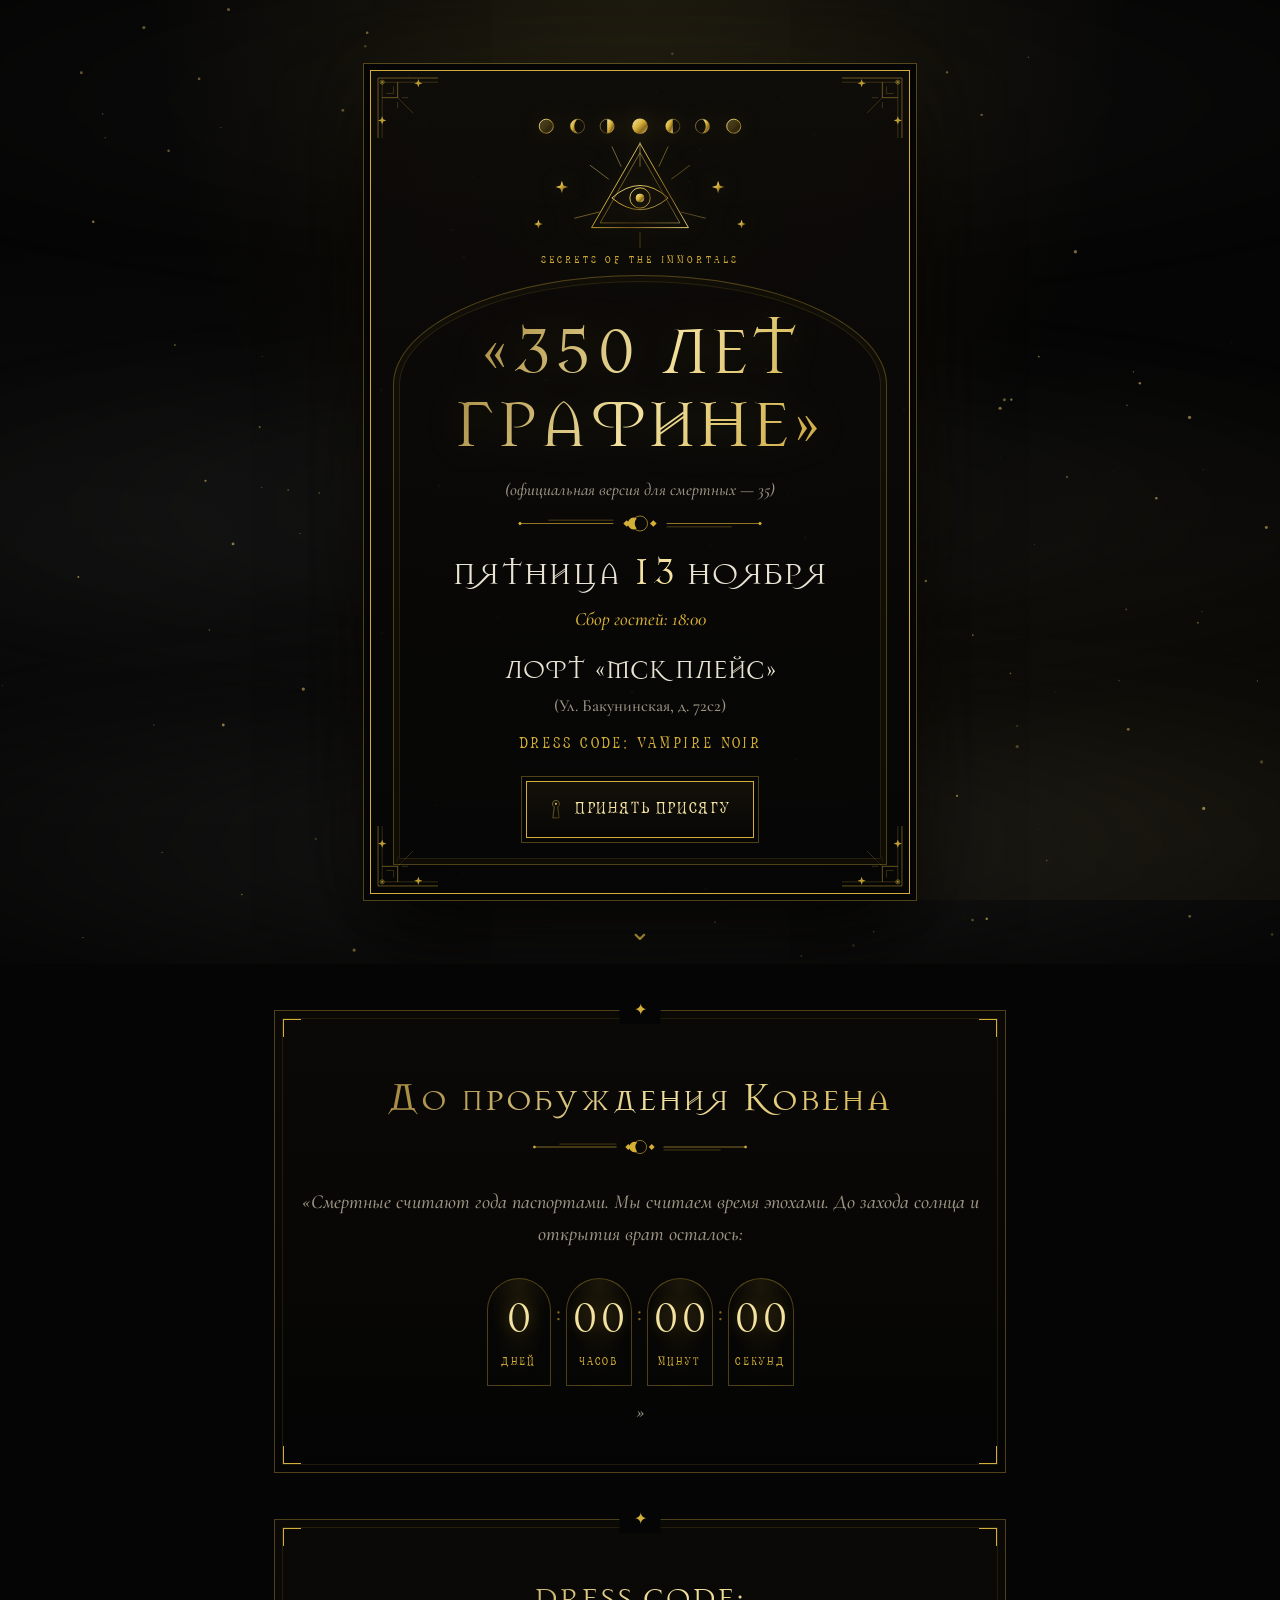
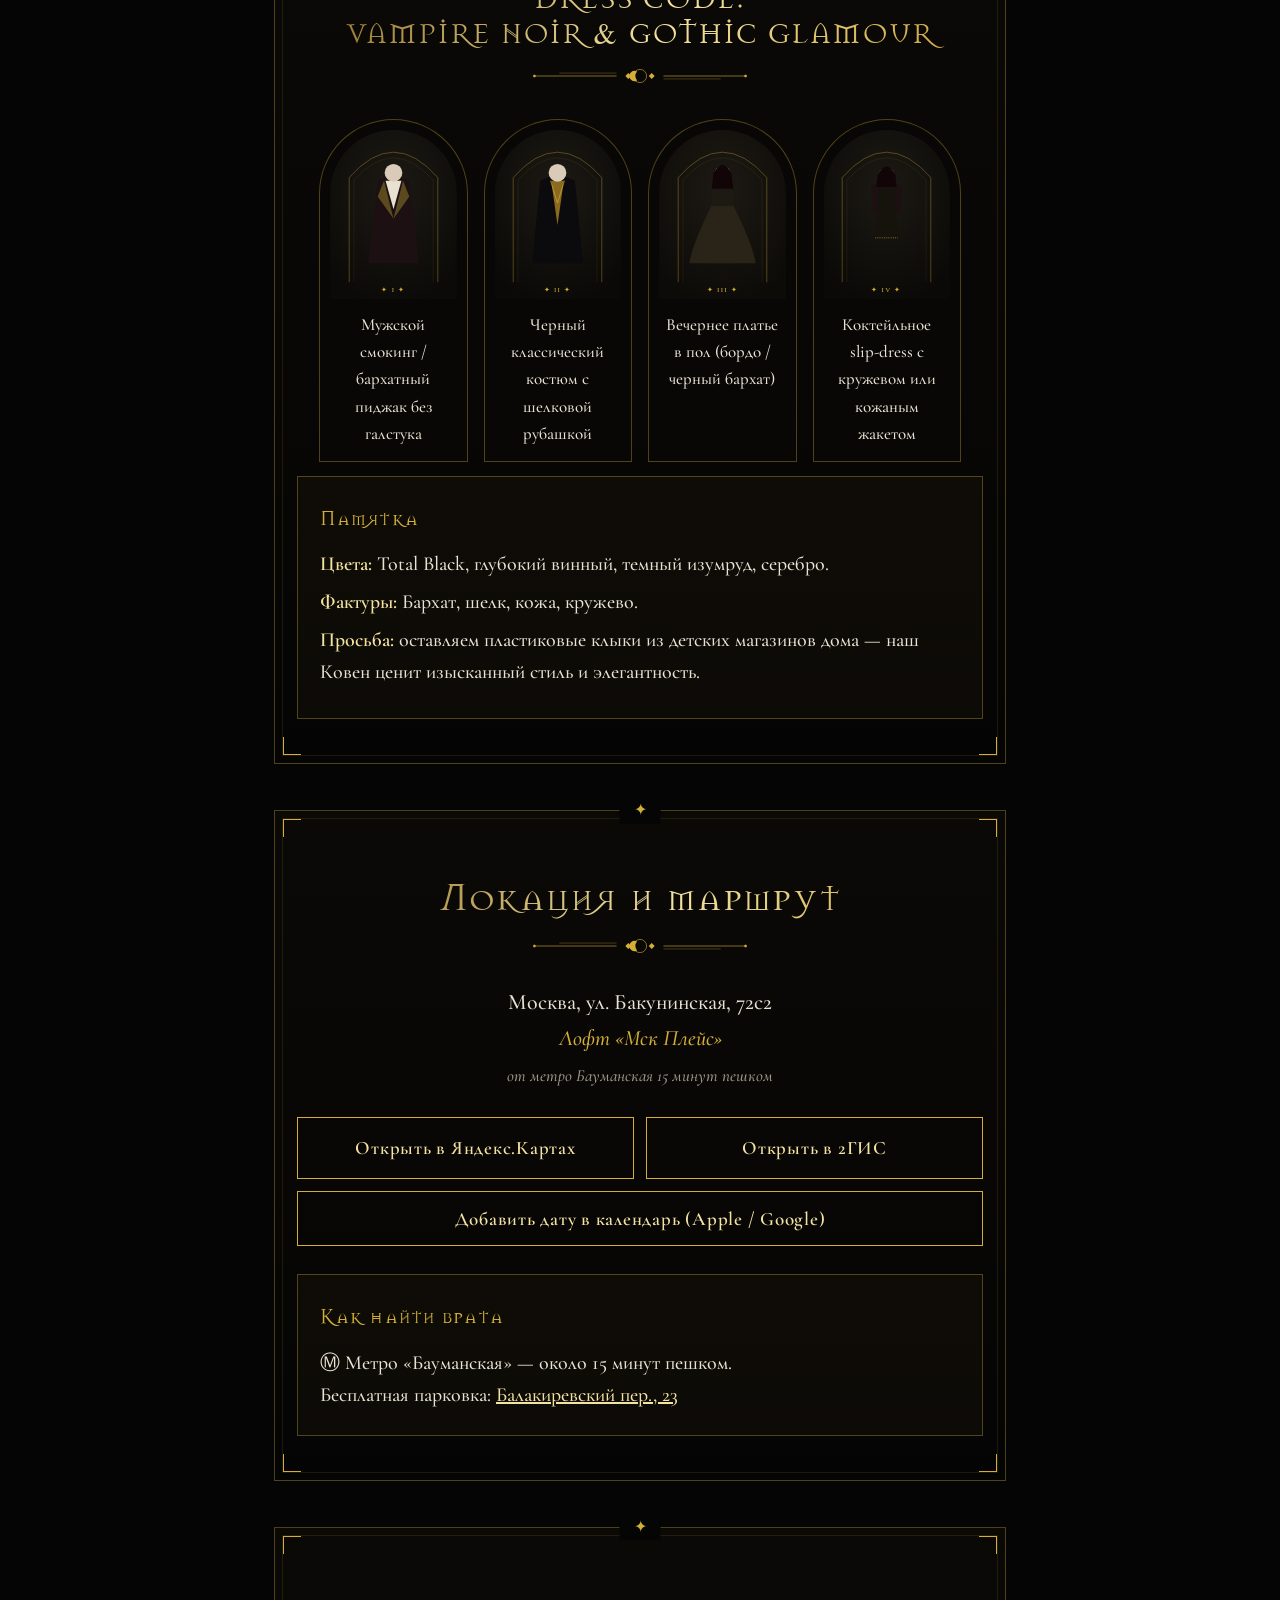
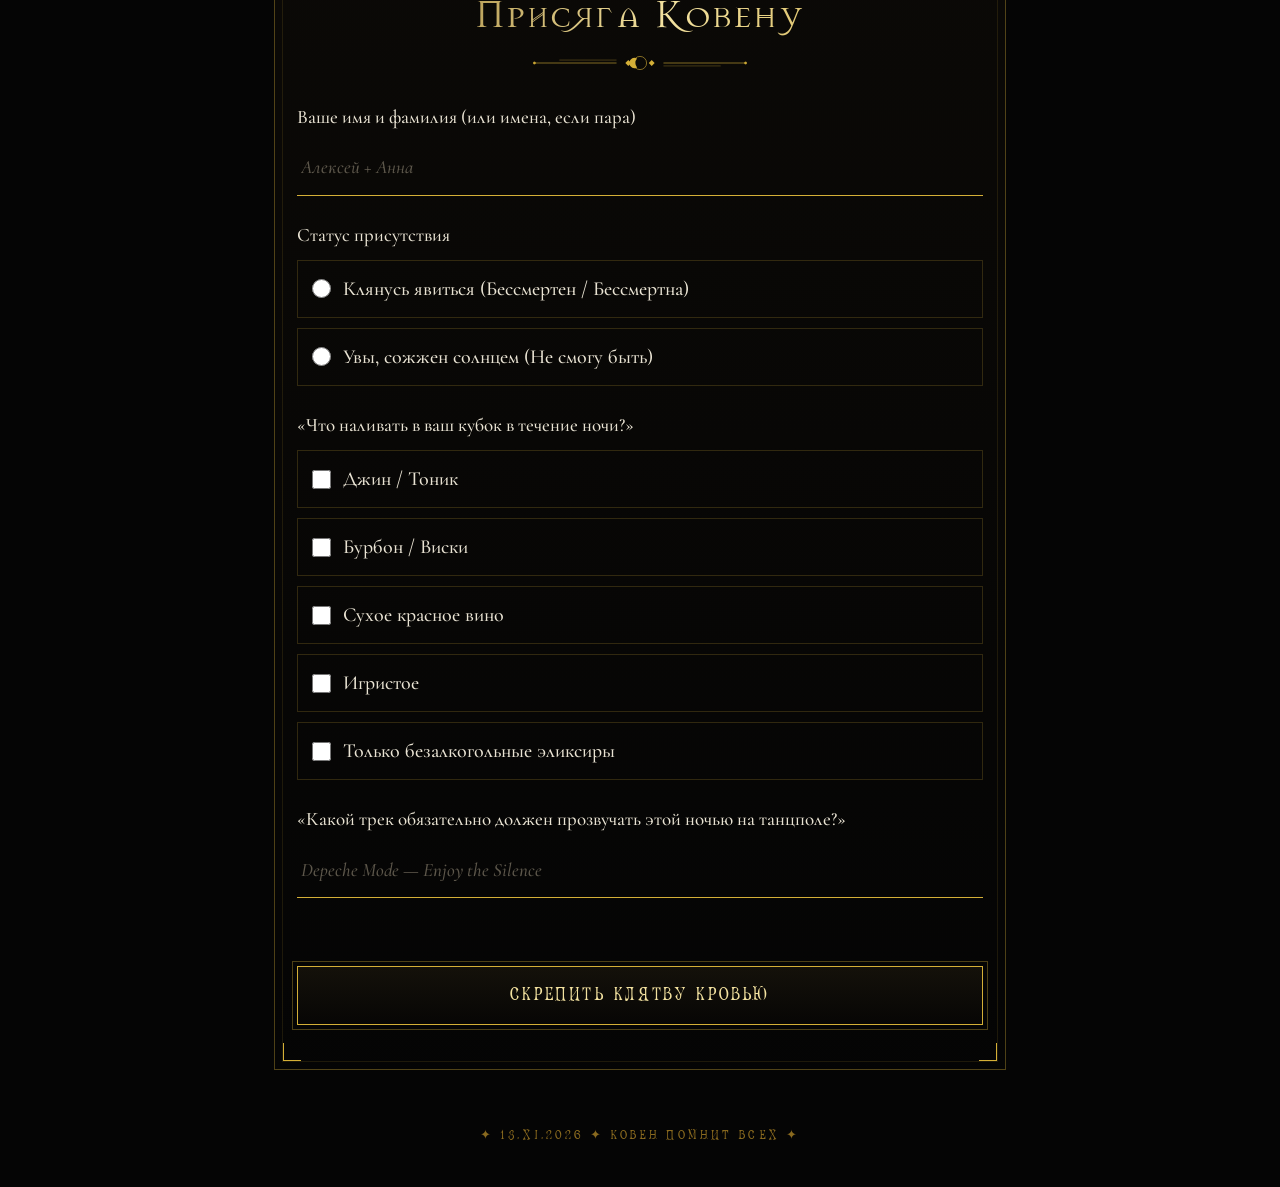
<file: index.html>
<!doctype html>
<html lang="ru">
<head>
<meta charset="utf-8">
<meta name="viewport" content="width=device-width,initial-scale=1,viewport-fit=cover">
<title>350 лет Графине</title>
<meta name="description" content="Пятница, 13 ноября, 18:00. Лофт «Мск Плейс». Прими присягу Ковена.">
<meta name="theme-color" content="#050505">
<meta property="og:type" content="website">
<meta property="og:title" content="† 350 ЛЕТ ГРАФИНЕ †">
<meta property="og:description" content="Пятница, 13 ноября // 18:00 // Лофт «Мск Плейс». Твой пропуск, тайминг ночи и подтверждение явки.">
<meta property="og:image" content="https://greymaster91.github.io/coven350/og-image.png">
<meta property="og:image:width" content="1200">
<meta property="og:image:height" content="630">
<meta property="og:locale" content="ru_RU">
<meta name="twitter:card" content="summary_large_image">
<link rel="icon" href="data:image/svg+xml,<svg xmlns='http://www.w3.org/2000/svg' viewBox='0 0 100 100'><text y='.9em' font-size='90'>🌙</text></svg>">
<link rel="preconnect" href="https://fonts.googleapis.com">
<link rel="preconnect" href="https://fonts.gstatic.com" crossorigin>
<link href="https://fonts.googleapis.com/css2?family=Cormorant+Garamond:ital,wght@0,400;0,500;0,600;1,400&display=swap" rel="stylesheet">
<link rel="preload" href="fonts/MasonChronicles.woff2" as="font" type="font/woff2" crossorigin>
<link rel="stylesheet" href="style.css">
</head>
<body>

<!-- 1. HERO -->
<header class="hero" id="top">
  <div class="mist" aria-hidden="true"><i></i><i></i><i></i></div>
  <canvas class="dust" id="dust" aria-hidden="true"></canvas>
  <div class="invite">
    <span class="fil tl"></span><span class="fil tr"></span><span class="fil bl"></span><span class="fil br"></span>
    <div class="crest"><img src="img/emblem.svg" alt="Знак Ковена: фазы луны и всевидящее око"><span class="ribbon">SECRETS OF THE IMMORTALS</span></div>
    <div class="arch">
    <h1>«350 ЛЕТ<br>ГРАФИНЕ»</h1>
      <p class="sub"><em>(официальная версия для смертных&nbsp;—&nbsp;35)</em></p>
      <img class="div" src="img/divider.svg" alt="">
      <p class="date">ПЯТНИЦА <b>13</b> НОЯБРЯ</p>
      <p class="time">Сбор гостей: 18:00</p>
      <p class="loc">ЛОФТ «МСК ПЛЕЙС»</p>
      <p class="addr-s">(Ул. Бакунинская, д. 72с2)</p>
      <p class="dc">DRESS CODE: VAMPIRE NOIR</p>
      <a class="btn" href="#rsvp"><img src="img/keyhole.svg" alt="" class="kh">Принять присягу</a>
    </div>
  </div>
  <div class="scroll-hint" aria-hidden="true">⌄</div>
</header>

<main class="paper">
<!-- 2. TIMER -->
<section class="sec" id="timer">
  <h2>До пробуждения Ковена</h2>
  <p class="lead">«Смертные считают года паспортами. Мы считаем время эпохами. До захода солнца и открытия врат осталось:</p>
  <div class="countdown" id="countdown">
    <div><b id="cd-d">--</b><small>дней</small></div><i>:</i>
    <div><b id="cd-h">--</b><small>часов</small></div><i>:</i>
    <div><b id="cd-m">--</b><small>минут</small></div><i>:</i>
    <div><b id="cd-s">--</b><small>секунд</small></div>
  </div>
  <p class="lead">»</p>
</section>

<!-- 4. DRESS CODE
     Карточки: чтобы поставить своё фото, замените src у <img> на свой файл
     (например img/look-1.jpg, вертикальный формат 3:4). -->
<section class="sec" id="dress">
  <h2 class="small">DRESS CODE:<br><span>VAMPIRE NOIR &amp; GOTHIC GLAMOUR</span></h2>
  <div class="slider" id="slider" tabindex="0" aria-label="Галерея образов">
    <figure class="card"><img src="img/look-1.svg" alt="Смокинг / бархатный пиджак"><figcaption>Мужской смокинг / бархатный пиджак без галстука</figcaption></figure>
    <figure class="card"><img src="img/look-2.svg" alt="Черный костюм с шелковой рубашкой"><figcaption>Черный классический костюм с шелковой рубашкой</figcaption></figure>
    <figure class="card"><img src="img/look-3.svg" alt="Вечернее платье в пол"><figcaption>Вечернее платье в пол (бордо / черный бархат)</figcaption></figure>
    <figure class="card"><img src="img/look-4.svg" alt="Коктейльное slip-dress"><figcaption>Коктейльное slip-dress с кружевом или кожаным жакетом</figcaption></figure>
  </div>
  <div class="dots" id="dots"></div>
  <div class="memo">
    <h3>Памятка</h3>
    <p><b>Цвета:</b> Total Black, глубокий винный, темный изумруд, серебро.</p>
    <p><b>Фактуры:</b> Бархат, шелк, кожа, кружево.</p>
    <p><b>Просьба:</b> оставляем пластиковые клыки из детских магазинов дома — наш Ковен ценит изысканный стиль и элегантность.</p>
  </div>
</section>

<!-- 5. LOCATION -->
<section class="sec" id="place">
  <h2>Локация и маршрут</h2>
  <p class="addr">Москва, ул. Бакунинская, 72с2<br><em>Лофт «Мск Плейс»</em><br><small>от метро Бауманская 15 минут пешком</small></p>
  <div class="btns">
    <a class="btn ghost" target="_blank" rel="noopener" href="https://yandex.ru/maps/org/msk_pleys_loft/135158693907/">Открыть в Яндекс.Картах</a>
    <a class="btn ghost" target="_blank" rel="noopener" href="https://2gis.ru/moscow/search/%D0%91%D0%B0%D0%BA%D1%83%D0%BD%D0%B8%D0%BD%D1%81%D0%BA%D0%B0%D1%8F%2072%D1%812%20%D0%9C%D0%BE%D1%81%D0%BA%D0%B2%D0%B0">Открыть в 2ГИС</a>
    <button class="btn ghost" id="ics" type="button">Добавить дату в календарь (Apple / Google)</button>
  </div>
  <div class="nav-hint" id="nav-hint">
    <h3>Как найти врата</h3>
    <p>Ⓜ Метро «Бауманская» — около 15 минут пешком.</p>
    <p>Бесплатная парковка: <a href="https://yandex.ru/maps/?text=%D0%9C%D0%BE%D1%81%D0%BA%D0%B2%D0%B0%2C%20%D0%91%D0%B0%D0%BB%D0%B0%D0%BA%D0%B8%D1%80%D0%B5%D0%B2%D1%81%D0%BA%D0%B8%D0%B9%20%D0%BF%D0%B5%D1%80%D0%B5%D1%83%D0%BB%D0%BE%D0%BA%2C%2023" target="_blank" rel="noopener">Балакиревский пер., 23</a></p>
  </div>
</section>

<!-- 6. RSVP -->
<section class="sec" id="rsvp">
  <h2>Присяга Ковену</h2>
  <form id="form" novalidate>
    <label class="f">Ваше имя и фамилия (или имена, если пара)
      <input name="names" required autocomplete="name" placeholder="Алексей + Анна">
    </label>
    <fieldset><legend>Статус присутствия</legend>
      <label class="opt"><input type="radio" name="status" value="Клянусь явиться (Бессмертен / Бессмертна)" required><span>Клянусь явиться (Бессмертен / Бессмертна)</span></label>
      <label class="opt"><input type="radio" name="status" value="Увы, сожжен солнцем (Не смогу быть)"><span>Увы, сожжен солнцем (Не смогу быть)</span></label>
    </fieldset>
    <fieldset id="drinks-set"><legend>«Что наливать в ваш кубок в течение ночи?»</legend>
      <label class="opt chk"><input type="checkbox" name="drinks" value="Джин / Тоник"><span>Джин / Тоник</span></label>
      <label class="opt chk"><input type="checkbox" name="drinks" value="Бурбон / Виски"><span>Бурбон / Виски</span></label>
      <label class="opt chk"><input type="checkbox" name="drinks" value="Сухое красное вино"><span>Сухое красное вино</span></label>
      <label class="opt chk"><input type="checkbox" name="drinks" value="Игристое"><span>Игристое</span></label>
      <label class="opt chk"><input type="checkbox" name="drinks" value="Только безалкогольные эликсиры"><span>Только безалкогольные эликсиры</span></label>
    </fieldset>
    <label class="f">«Какой трек обязательно должен прозвучать этой ночью на танцполе?»
      <input name="track" placeholder="Depeche Mode — Enjoy the Silence">
    </label>
    <p class="err" id="err" role="alert"></p>
    <button class="btn" type="submit" id="submit">Скрепить клятву кровью</button>
  </form>
  <div class="thanks" id="thanks" hidden>
    <div class="seal"><img src="img/keyhole.svg" alt=""></div>
    <h3>Клятва скреплена</h3>
    <p id="thanks-text">Ковен услышал тебя. Врата откроются 13 ноября в 18:00 — до встречи во тьме.</p>
  </div>
</section>
</main>
<footer>✦ 13.XI.2026 ✦ Ковен помнит всех ✦</footer>
<script src="app.js"></script>
</body>
</html>
</file>
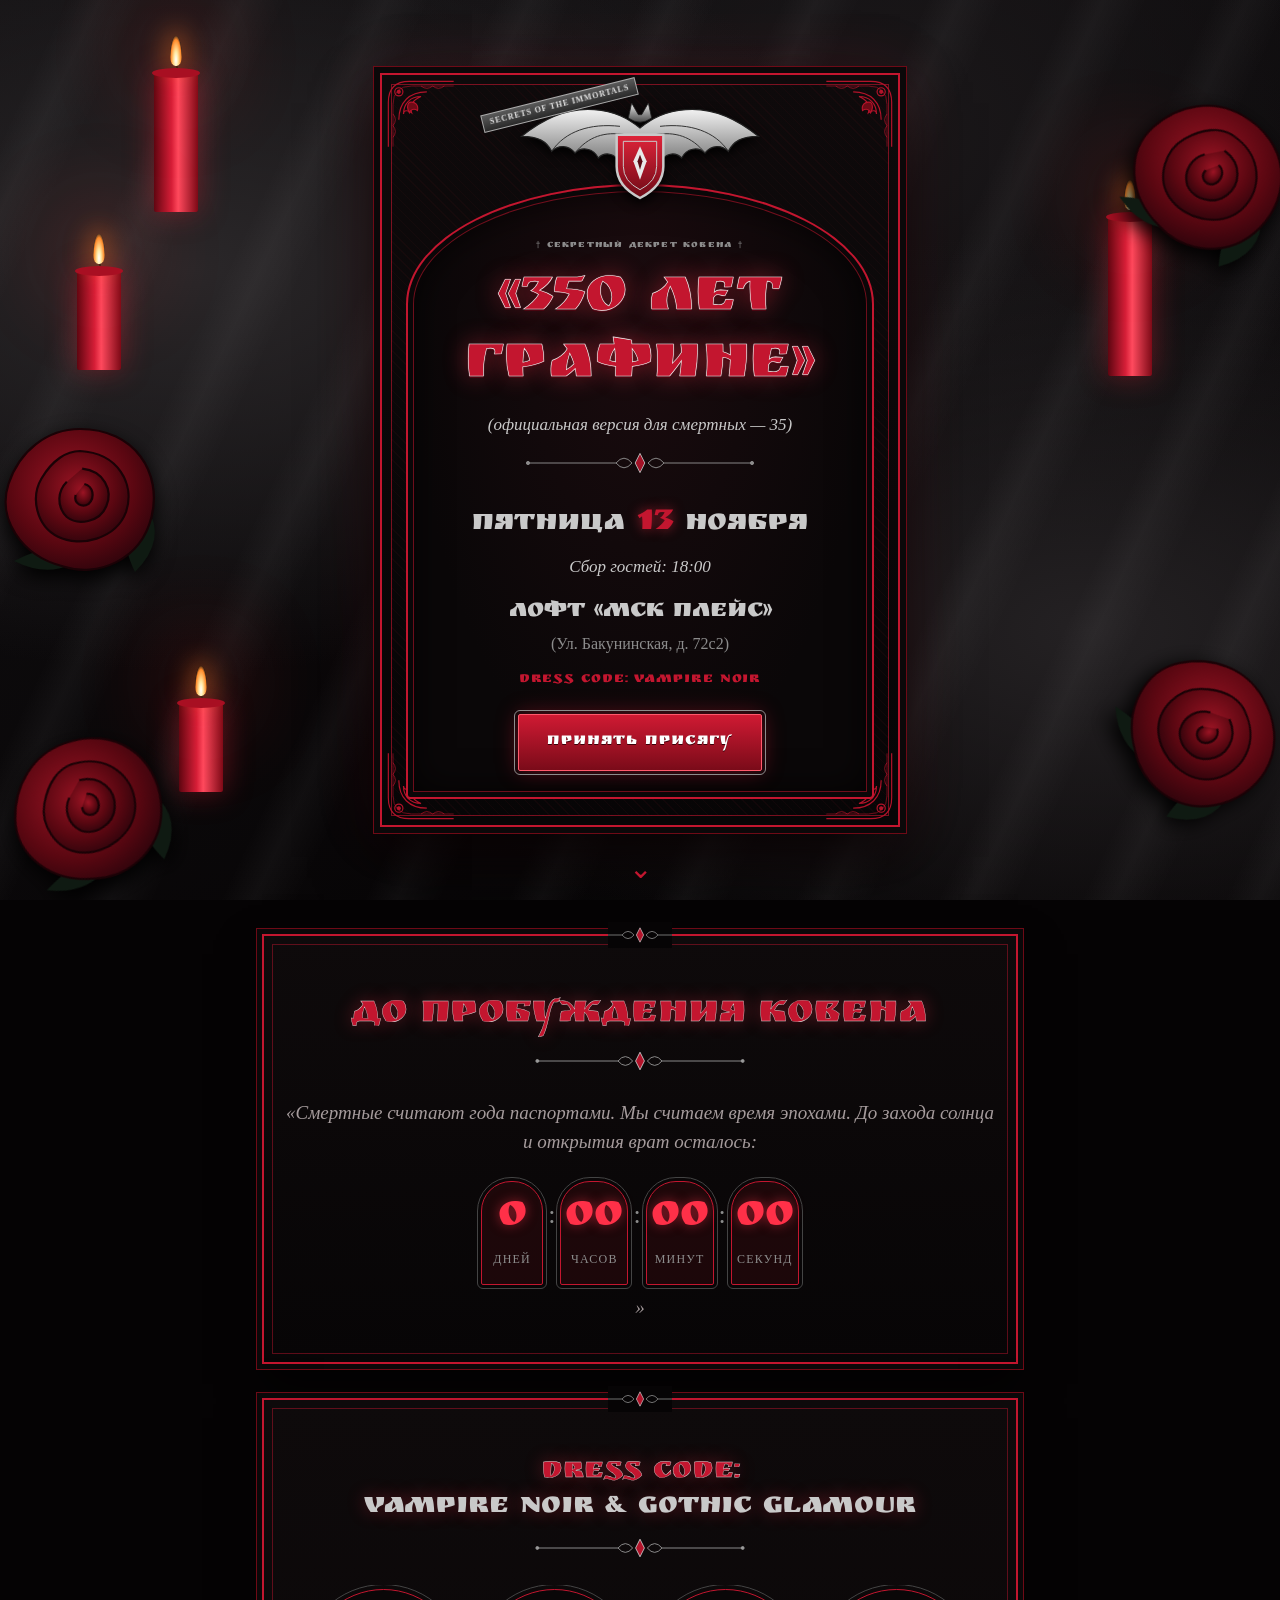
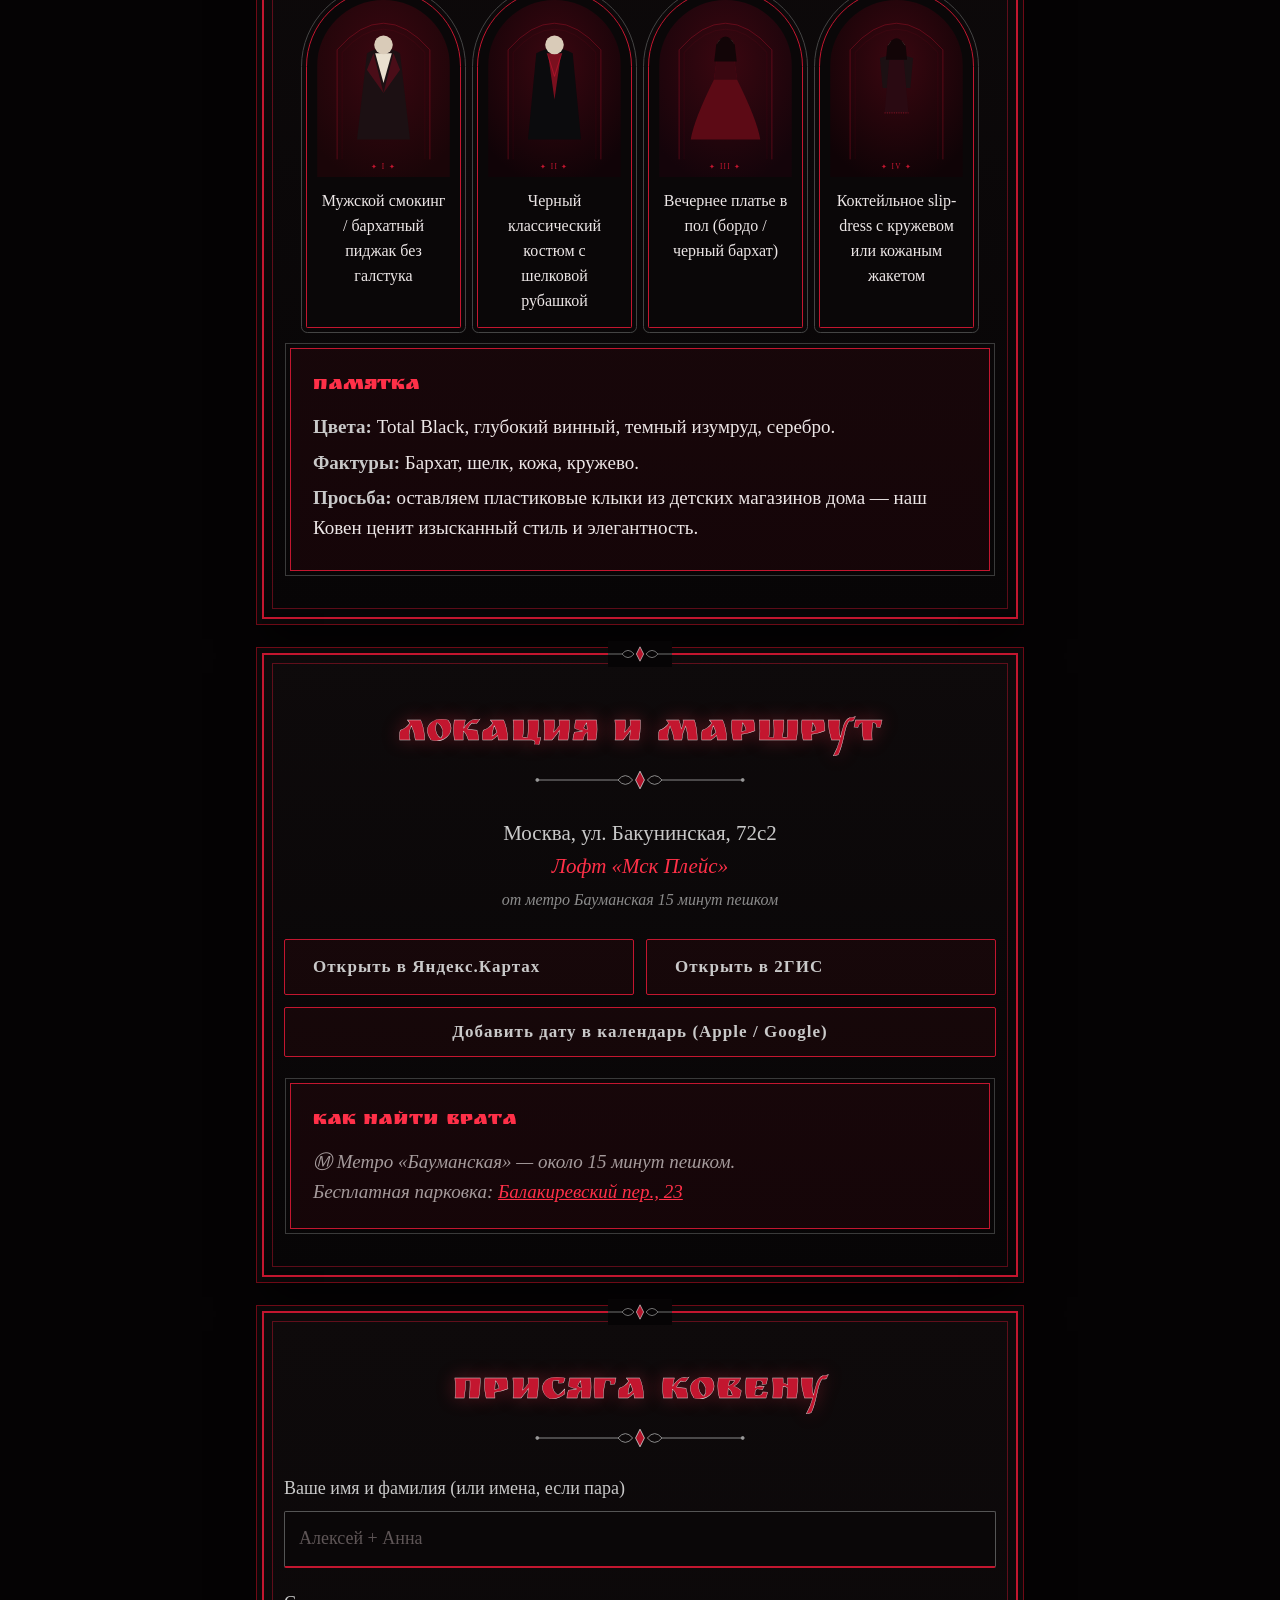
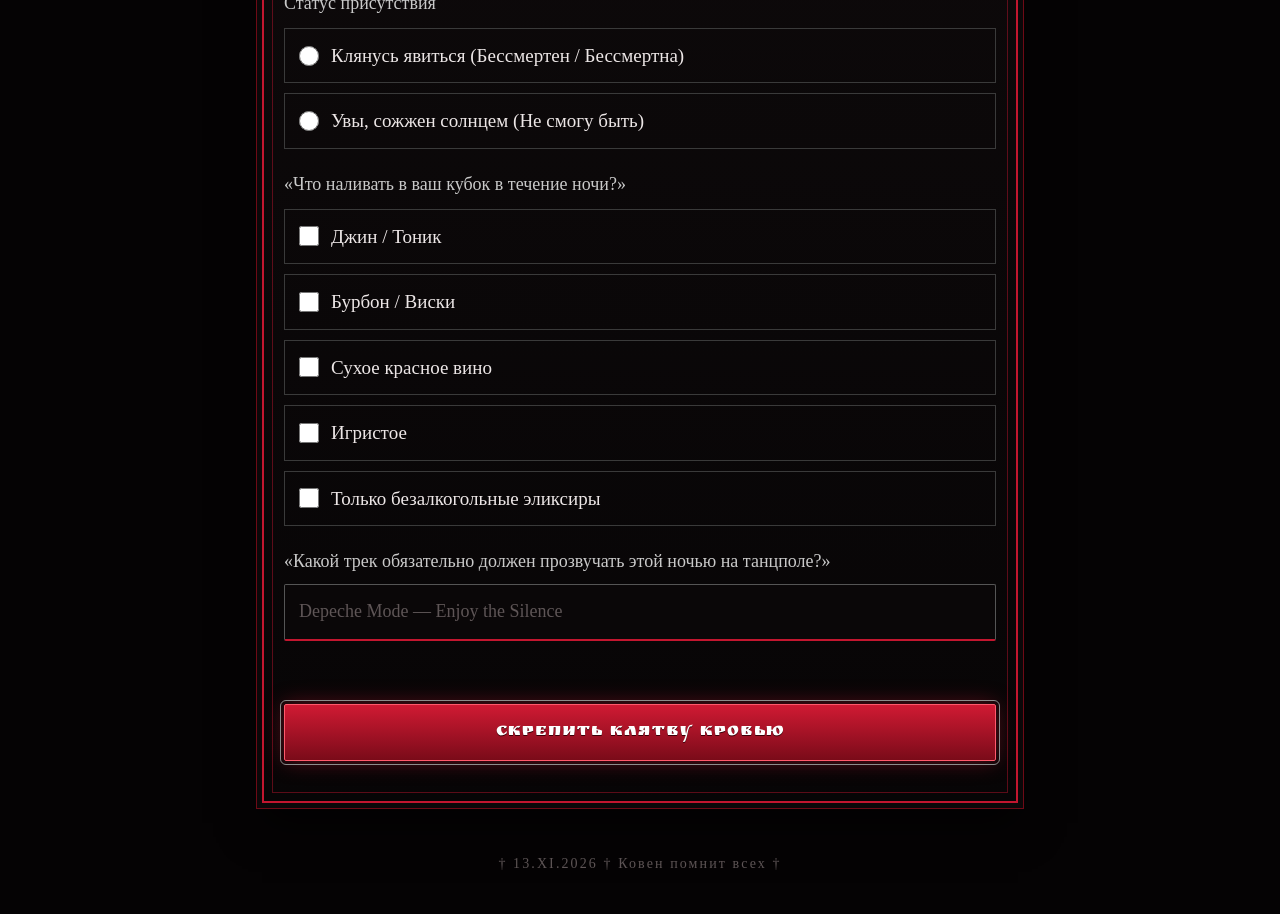
<file: red/index.html>
<!doctype html>
<html lang="ru">
<head>
<meta charset="utf-8">
<meta name="viewport" content="width=device-width,initial-scale=1,viewport-fit=cover">
<title>350 лет Графине — Секретный декрет Ковена</title>
<meta name="description" content="Пятница, 13 ноября, 18:00. Лофт «Мск Плейс». Прими присягу Ковена.">
<meta name="theme-color" content="#0c0204">
<meta property="og:type" content="website">
<meta property="og:title" content="† 350 ЛЕТ ГРАФИНЕ †">
<meta property="og:description" content="Секретный декрет Ковена. Пятница, 13 ноября // 18:00 // Лофт «Мск Плейс». Твой пропуск, тайминг ночи и подтверждение явки.">
<meta property="og:image" content="https://greymaster91.github.io/coven350/red/og-image.png">
<meta property="og:image:width" content="1200">
<meta property="og:image:height" content="630">
<meta property="og:locale" content="ru_RU">
<meta name="twitter:card" content="summary_large_image">
<link rel="icon" href="data:image/svg+xml,<svg xmlns='http://www.w3.org/2000/svg' viewBox='0 0 100 100'><text y='.9em' font-size='90'>🦇</text></svg>">
<link rel="preconnect" href="https://fonts.googleapis.com">
<link rel="preconnect" href="https://fonts.gstatic.com" crossorigin>
<link href="https://fonts.googleapis.com/css2?family=Ruslan+Display&family=Old+Standard+TT:ital,wght@0,400;0,700;1,400&display=swap" rel="stylesheet">
<link rel="stylesheet" href="style.css">
</head>
<body>

<!-- 1. HERO -->
<header class="hero" id="top">
  <div class="satin" aria-hidden="true"></div>
  <div class="deco" aria-hidden="true">
    <div class="candle c1"><i></i></div><div class="candle c2"><i></i></div><div class="candle c3"><i></i></div><div class="candle c4"><i></i></div>
    <img class="rose r1" src="img/rose.svg" alt=""><img class="rose r2" src="img/rose.svg" alt=""><img class="rose r3" src="img/rose.svg" alt=""><img class="rose r4" src="img/rose.svg" alt="">
  </div>
  <div class="invite">
    <span class="fil tl"></span><span class="fil tr"></span><span class="fil bl"></span><span class="fil br"></span>
    <div class="crest"><img src="img/bat-crest.svg" alt="Герб Ковена"><span class="ribbon">SECRETS OF THE IMMORTALS</span></div>
    <div class="arch">
      <p class="badge">† СЕКРЕТНЫЙ ДЕКРЕТ КОВЕНА †</p>
      <h1>«350 ЛЕТ<br>ГРАФИНЕ»</h1>
      <p class="sub"><em>(официальная версия для смертных — 35)</em></p>
      <img class="div" src="img/divider.svg" alt="">
      <p class="date">ПЯТНИЦА <b>13</b> НОЯБРЯ</p>
      <p class="time">Сбор гостей: 18:00</p>
      <p class="loc">ЛОФТ «МСК ПЛЕЙС»</p>
      <p class="addr-s">(Ул. Бакунинская, д. 72с2)</p>
      <p class="dc">DRESS CODE: VAMPIRE NOIR</p>
      <a class="btn" href="#rsvp">Принять присягу</a>
    </div>
  </div>
  <div class="scroll-hint" aria-hidden="true">⌄</div>
</header>

<main class="paper">
<!-- 2. TIMER -->
<section class="sec" id="timer">
  <h2>До пробуждения Ковена</h2>
  <p class="lead">«Смертные считают года паспортами. Мы считаем время эпохами. До захода солнца и открытия врат осталось:</p>
  <div class="countdown" id="countdown">
    <div><b id="cd-d">--</b><small>дней</small></div><i>:</i>
    <div><b id="cd-h">--</b><small>часов</small></div><i>:</i>
    <div><b id="cd-m">--</b><small>минут</small></div><i>:</i>
    <div><b id="cd-s">--</b><small>секунд</small></div>
  </div>
  <p class="lead">»</p>
</section>

<!-- 4. DRESS CODE
     Карточки: чтобы поставить своё фото, замените src у <img> на свой файл
     (например img/look-1.jpg, вертикальный формат 3:4). -->
<section class="sec" id="dress">
  <h2 class="small">DRESS CODE:<br><span>VAMPIRE NOIR &amp; GOTHIC GLAMOUR</span></h2>
  <div class="slider" id="slider" tabindex="0" aria-label="Галерея образов">
    <figure class="card"><img src="img/look-1.svg" alt="Смокинг / бархатный пиджак"><figcaption>Мужской смокинг / бархатный пиджак без галстука</figcaption></figure>
    <figure class="card"><img src="img/look-2.svg" alt="Черный костюм с шелковой рубашкой"><figcaption>Черный классический костюм с шелковой рубашкой</figcaption></figure>
    <figure class="card"><img src="img/look-3.svg" alt="Вечернее платье в пол"><figcaption>Вечернее платье в пол (бордо / черный бархат)</figcaption></figure>
    <figure class="card"><img src="img/look-4.svg" alt="Коктейльное slip-dress"><figcaption>Коктейльное slip-dress с кружевом или кожаным жакетом</figcaption></figure>
  </div>
  <div class="dots" id="dots"></div>
  <div class="memo">
    <h3>Памятка</h3>
    <p><b>Цвета:</b> Total Black, глубокий винный, темный изумруд, серебро.</p>
    <p><b>Фактуры:</b> Бархат, шелк, кожа, кружево.</p>
    <p><b>Просьба:</b> оставляем пластиковые клыки из детских магазинов дома — наш Ковен ценит изысканный стиль и элегантность.</p>
  </div>
</section>

<!-- 5. LOCATION -->
<section class="sec" id="place">
  <h2>Локация и маршрут</h2>
  <p class="addr">Москва, ул. Бакунинская, 72с2<br><em>Лофт «Мск Плейс»</em><br><small>от метро Бауманская 15 минут пешком</small></p>
  <div class="btns">
    <a class="btn ghost" target="_blank" rel="noopener" href="https://yandex.ru/maps/org/msk_pleys_loft/135158693907/">Открыть в Яндекс.Картах</a>
    <a class="btn ghost" target="_blank" rel="noopener" href="https://2gis.ru/moscow/search/%D0%91%D0%B0%D0%BA%D1%83%D0%BD%D0%B8%D0%BD%D1%81%D0%BA%D0%B0%D1%8F%2072%D1%812%20%D0%9C%D0%BE%D1%81%D0%BA%D0%B2%D0%B0">Открыть в 2ГИС</a>
    <button class="btn ghost" id="ics" type="button">Добавить дату в календарь (Apple / Google)</button>
  </div>
  <div class="nav-hint" id="nav-hint">
    <h3>Как найти врата</h3>
    <p>Ⓜ Метро «Бауманская» — около 15 минут пешком.</p>
    <p>Бесплатная парковка: <a href="https://yandex.ru/maps/?text=%D0%9C%D0%BE%D1%81%D0%BA%D0%B2%D0%B0%2C%20%D0%91%D0%B0%D0%BB%D0%B0%D0%BA%D0%B8%D1%80%D0%B5%D0%B2%D1%81%D0%BA%D0%B8%D0%B9%20%D0%BF%D0%B5%D1%80%D0%B5%D1%83%D0%BB%D0%BE%D0%BA%2C%2023" target="_blank" rel="noopener">Балакиревский пер., 23</a></p>
  </div>
</section>

<!-- 6. RSVP -->
<section class="sec" id="rsvp">
  <h2>Присяга Ковену</h2>
  <form id="form" novalidate>
    <label class="f">Ваше имя и фамилия (или имена, если пара)
      <input name="names" required autocomplete="name" placeholder="Алексей + Анна">
    </label>
    <fieldset><legend>Статус присутствия</legend>
      <label class="opt"><input type="radio" name="status" value="Клянусь явиться (Бессмертен / Бессмертна)" required><span>Клянусь явиться (Бессмертен / Бессмертна)</span></label>
      <label class="opt"><input type="radio" name="status" value="Увы, сожжен солнцем (Не смогу быть)"><span>Увы, сожжен солнцем (Не смогу быть)</span></label>
    </fieldset>
    <fieldset id="drinks-set"><legend>«Что наливать в ваш кубок в течение ночи?»</legend>
      <label class="opt chk"><input type="checkbox" name="drinks" value="Джин / Тоник"><span>Джин / Тоник</span></label>
      <label class="opt chk"><input type="checkbox" name="drinks" value="Бурбон / Виски"><span>Бурбон / Виски</span></label>
      <label class="opt chk"><input type="checkbox" name="drinks" value="Сухое красное вино"><span>Сухое красное вино</span></label>
      <label class="opt chk"><input type="checkbox" name="drinks" value="Игристое"><span>Игристое</span></label>
      <label class="opt chk"><input type="checkbox" name="drinks" value="Только безалкогольные эликсиры"><span>Только безалкогольные эликсиры</span></label>
    </fieldset>
    <label class="f">«Какой трек обязательно должен прозвучать этой ночью на танцполе?»
      <input name="track" placeholder="Depeche Mode — Enjoy the Silence">
    </label>
    <p class="err" id="err" role="alert"></p>
    <button class="btn" type="submit" id="submit">Скрепить клятву кровью</button>
  </form>
  <div class="thanks" id="thanks" hidden>
    <div class="seal">†</div>
    <h3>Клятва скреплена</h3>
    <p id="thanks-text">Ковен услышал тебя. Врата откроются 13 ноября в 18:00 — до встречи во тьме.</p>
  </div>
</section>
</main>
<footer>† 13.XI.2026 † Ковен помнит всех †</footer>
<script src="app.js"></script>
</body>
</html>
</file>
<file: style.css>
/* theme: noir-gold v3 */
@font-face{font-family:"Mason Chronicles";src:url(fonts/MasonChronicles.woff2) format("woff2"),url(fonts/MasonChronicles.ttf) format("truetype");font-weight:400;font-style:normal;font-display:swap}
@font-face{font-family:"Roscha";src:url(fonts/Roscha.woff2) format("woff2"),url(fonts/Roscha.ttf) format("truetype");font-weight:400;font-style:normal;font-display:swap}
@font-face{font-family:"Romvel Cyr";src:url(fonts/RomvelCyr.woff2) format("woff2"),url(fonts/RomvelCyr.ttf) format("truetype");font-weight:400;font-style:normal;font-display:swap}
:root{--bg:#050505;--gold:#d4af37;--gold-l:#f3e2a0;--gold-d:#8a6a1f;--txt:#e9e3d3;--mute:#9d9483;--line:rgba(212,175,55,.35);
 --foil:linear-gradient(115deg,#8a6a1f 0%,#f3e2a0 22%,#c9a43a 40%,#fff3c4 52%,#b8922e 66%,#f0d77a 82%,#8a6a1f 100%);
 --H:"Mason Chronicles","Cormorant Garamond",Georgia,serif;--A:"Roscha","Mason Chronicles",serif}
*{box-sizing:border-box;margin:0;padding:0}
html{scroll-behavior:smooth}
body{color:var(--txt);font:20px/1.6 "Cormorant Garamond",Georgia,serif;font-weight:500;-webkit-font-smoothing:antialiased;overflow-x:hidden;background:var(--bg)}
body::before{content:"";position:fixed;inset:0;z-index:-1;background:
 radial-gradient(ellipse at 50% -10%,rgba(212,175,55,.10),transparent 55%),
 radial-gradient(ellipse at 10% 60%,rgba(255,255,255,.03),transparent 40%),
 radial-gradient(ellipse at 90% 90%,rgba(212,175,55,.05),transparent 40%),#050505}
body::after{content:"";position:fixed;inset:0;z-index:-1;opacity:.05;pointer-events:none;
 background-image:radial-gradient(#d4af37 .6px,transparent .7px);background-size:22px 22px}
.foil{background:var(--foil);background-size:250% 100%;-webkit-background-clip:text;background-clip:text;color:transparent}
@keyframes shimmer{0%{background-position:100% 0}100%{background-position:-150% 0}}
h1,h2,.date,.loc,.countdown b,.thanks h3,.memo h3,.nav-hint h3{font-family:var(--H);font-weight:400}
.badge,.dc,.btn,.ribbon,.countdown small,footer{font-family:var(--A)}
/* buttons */
.btn{position:relative;display:inline-flex;align-items:center;justify-content:center;gap:12px;background:linear-gradient(180deg,#14110a,#070605);color:var(--gold-l);border:1px solid var(--gold);outline:1px solid var(--line);outline-offset:4px;padding:15px 30px;font-size:18px;letter-spacing:.14em;text-transform:uppercase;text-decoration:none;cursor:pointer;transition:.35s;overflow:hidden}
.btn::after{content:"";position:absolute;inset:0;background:linear-gradient(110deg,transparent 30%,rgba(255,240,190,.25) 50%,transparent 70%);transform:translateX(-120%);animation:sweep 5s ease-in-out infinite}
@keyframes sweep{60%,100%{transform:translateX(120%)}}
.btn:hover{background:linear-gradient(180deg,#2a2210,#0e0b06);box-shadow:0 0 30px rgba(212,175,55,.25)}
.btn .kh{width:14px;height:21px}
.btn.ghost{width:100%;font-family:"Cormorant Garamond",serif;font-weight:600;text-transform:none;letter-spacing:.04em;font-size:19px;outline:none;background:transparent}
.btn.ghost::after{display:none}.btn.ghost:hover{background:rgba(212,175,55,.07)}
/* hero */
.hero{position:relative;min-height:100vh;min-height:100svh;display:flex;align-items:center;justify-content:center;text-align:center;overflow:hidden;padding:44px 0 56px}
.dust{position:absolute;inset:0;width:100%;height:100%;z-index:1;pointer-events:none}
.mist{position:absolute;inset:0;z-index:0;pointer-events:none;overflow:hidden}
.mist i{position:absolute;width:160%;height:45%;left:-30%;border-radius:50%;filter:blur(40px);background:radial-gradient(ellipse,rgba(200,200,190,.10),transparent 65%);animation:drift 38s ease-in-out infinite alternate}
.mist i:nth-child(1){bottom:-10%}.mist i:nth-child(2){top:30%;animation-duration:52s;animation-delay:-20s;opacity:.7}.mist i:nth-child(3){top:-12%;animation-duration:45s;animation-delay:-8s;opacity:.5}
@keyframes drift{from{transform:translateX(-12%)}to{transform:translateX(12%)}}
.invite{position:relative;z-index:2;width:88%;max-width:500px;padding:22px 16px 28px;background:linear-gradient(180deg,rgba(14,12,9,.92),rgba(5,5,5,.95));border:1px solid var(--gold);box-shadow:0 0 0 6px #050505,0 0 0 7px var(--line),0 40px 80px rgba(0,0,0,.9),0 0 80px rgba(212,175,55,.06)}
.fil{position:absolute;width:62px;height:62px;background:url(img/filigree.svg) center/contain no-repeat;z-index:1;opacity:.9}
.fil.tl{top:6px;left:6px}.fil.tr{top:6px;right:6px;transform:scaleX(-1)}.fil.bl{bottom:6px;left:6px;transform:scaleY(-1)}.fil.br{bottom:6px;right:6px;transform:scale(-1)}
.crest{position:relative;z-index:3;margin:2px auto 6px;width:min(250px,70%)}
.crest img{width:100%;display:block;filter:drop-shadow(0 0 10px rgba(212,175,55,.25))}
.ribbon{display:block;margin-top:2px;font-size:10px;letter-spacing:.32em;color:var(--gold)}
.arch{position:relative;z-index:2;margin:0 6px;padding:40px 14px 26px;border:1px solid var(--line);border-radius:50% 50% 0 0/110px 110px 0 0;box-shadow:inset 0 0 0 5px rgba(0,0,0,.6),inset 0 0 0 6px rgba(212,175,55,.15)}
.badge{color:var(--gold);font-size:12px;letter-spacing:.24em;margin-bottom:14px}
h1{font-size:clamp(42px,12.5vw,70px);line-height:1.04;letter-spacing:.02em;background:var(--foil);background-size:250% 100%;-webkit-background-clip:text;background-clip:text;color:transparent;animation:shimmer 9s linear infinite;filter:drop-shadow(0 0 18px rgba(212,175,55,.18))}
.sub{color:var(--mute);font-size:18px;margin:14px 0 6px}
.div{width:72%;max-width:250px;margin:8px auto 4px;display:block}
.date{font-size:clamp(22px,6.4vw,32px);color:var(--txt);white-space:nowrap;letter-spacing:.04em}.date b{color:var(--gold-l);font-weight:400;font-size:1.25em}
.time{font-style:italic;color:var(--gold);font-size:19px;margin-bottom:14px}
.loc{font-size:clamp(20px,5.8vw,27px);color:var(--txt)}
.addr-s{color:var(--mute);font-size:17px;margin-bottom:14px}
.dc{color:var(--gold);font-size:15px;letter-spacing:.2em;margin-bottom:24px}
.scroll-hint{position:absolute;bottom:12px;left:50%;transform:translateX(-50%);color:var(--gold);font-size:26px;z-index:2;animation:bob 2.4s infinite;opacity:.7}
@keyframes bob{50%{transform:translate(-50%,6px)}}
@media (prefers-reduced-motion:reduce){h1,.mist i,.btn::after,.scroll-hint{animation:none}html{scroll-behavior:auto}}
/* sections */
main.paper{max-width:760px;margin:0 auto 40px;padding:0 14px}
.sec{position:relative;margin:46px 0;padding:62px 22px 44px;background:linear-gradient(180deg,rgba(12,10,7,.9),rgba(5,5,5,.9));border:1px solid var(--line)}
.sec::before{content:"";position:absolute;inset:7px;border:1px solid rgba(212,175,55,.12);pointer-events:none;
 background:linear-gradient(var(--gold),var(--gold)) top left/18px 1px no-repeat,linear-gradient(var(--gold),var(--gold)) top left/1px 18px no-repeat,
 linear-gradient(var(--gold),var(--gold)) top right/18px 1px no-repeat,linear-gradient(var(--gold),var(--gold)) top right/1px 18px no-repeat,
 linear-gradient(var(--gold),var(--gold)) bottom left/18px 1px no-repeat,linear-gradient(var(--gold),var(--gold)) bottom left/1px 18px no-repeat,
 linear-gradient(var(--gold),var(--gold)) bottom right/18px 1px no-repeat,linear-gradient(var(--gold),var(--gold)) bottom right/1px 18px no-repeat}
.sec::after{content:"✦";position:absolute;top:0;left:50%;transform:translate(-50%,-50%);background:#050505;color:var(--gold);padding:0 14px;font-size:16px}
h2{font-size:clamp(26px,7.4vw,42px);text-align:center;line-height:1.15;margin-bottom:28px;letter-spacing:.03em;background:var(--foil);background-size:250% 100%;-webkit-background-clip:text;background-clip:text;color:transparent}
h2::after{content:"";display:block;height:22px;margin:14px auto 0;width:230px;max-width:80%;background:url(img/divider.svg) center/contain no-repeat}
h2.small{font-size:clamp(20px,5.6vw,30px)}
h3{font-weight:600}
/* timer */
.lead{text-align:center;font-style:italic;color:var(--mute);font-size:20px}
.countdown{display:flex;justify-content:center;align-items:flex-start;gap:5px;margin:28px 0 10px}
.countdown div{min-width:64px;text-align:center;border:1px solid var(--line);padding:14px 4px 10px;border-radius:40px 40px 0 0;background:radial-gradient(ellipse at 50% 0,rgba(212,175,55,.10),transparent 70%)}
.countdown b{display:block;font-size:clamp(28px,8.4vw,46px);color:var(--gold-l);line-height:1.1;font-variant-numeric:tabular-nums;text-shadow:0 0 14px rgba(212,175,55,.3)}
.countdown small{font-size:11px;color:var(--gold);letter-spacing:.16em;text-transform:uppercase}
.countdown i{color:var(--gold-d);font-size:24px;padding-top:16px;font-style:normal}
/* slider */
.slider{display:flex;gap:16px;overflow-x:auto;scroll-snap-type:x mandatory;padding:4px 10% 14px;margin:0 -22px;scrollbar-width:none}
.slider::-webkit-scrollbar{display:none}
.card{flex:0 0 80%;max-width:320px;scroll-snap-align:center;border:1px solid var(--line);background:#080706;padding:10px;border-radius:140px 140px 0 0;overflow:hidden}
.card img{width:100%;aspect-ratio:3/4;object-fit:cover;display:block;border-radius:130px 130px 0 0}
.card figcaption{font-size:17px;text-align:center;padding:12px 4px 4px;color:var(--txt)}
.dots{display:flex;justify-content:center;gap:12px;margin:12px 0 30px}
.dots button{width:8px;height:8px;transform:rotate(45deg);border:1px solid var(--gold);background:transparent;cursor:pointer}
.dots button.on{background:var(--gold)}
.memo,.nav-hint{position:relative;border:1px solid var(--line);padding:24px 22px;background:rgba(212,175,55,.035)}
.memo h3,.nav-hint h3{color:var(--gold);margin-bottom:12px;font-size:22px;letter-spacing:.05em}
.memo p{margin:6px 0}.memo b{color:var(--gold-l);font-weight:600}
/* place */
.addr{text-align:center;font-size:22px;margin-bottom:28px}.addr em{color:var(--gold)}
.addr small{display:block;font-size:17px;color:var(--mute);font-style:italic;margin-top:6px}
.btns{display:grid;gap:12px;margin-bottom:28px}
.nav-hint p{color:var(--txt)}.nav-hint a{color:var(--gold-l)}
/* form */
form{display:grid;gap:24px}
.f{display:grid;gap:8px;font-size:19px}
input:not([type=radio]):not([type=checkbox]){font:inherit;color:var(--txt);background:transparent;border:none;border-bottom:1px solid var(--gold);padding:12px 4px;border-radius:0;width:100%}
input:focus{outline:none;border-bottom-color:var(--gold-l);box-shadow:0 8px 14px -12px rgba(212,175,55,.6)}
input::placeholder{color:#5d574b;font-style:italic}
fieldset{border:none;display:grid;gap:10px}legend{margin-bottom:10px;font-size:19px}
.opt{display:flex;gap:12px;align-items:center;border:1px solid rgba(212,175,55,.2);padding:12px 14px;cursor:pointer;transition:.25s}
.opt:has(input:checked){border-color:var(--gold);background:rgba(212,175,55,.08)}
.opt input{accent-color:#d4af37;width:19px;height:19px;flex:none}
.err{color:#e8c66a;min-height:1em;font-style:italic}
form .btn{width:100%;padding:18px}
.thanks{text-align:center;border:1px solid var(--gold);outline:1px solid var(--line);outline-offset:5px;padding:42px 22px;background:radial-gradient(circle at 50% 0,rgba(212,175,55,.12),transparent 70%);animation:rise .9s ease}
.seal{width:84px;height:84px;margin:0 auto 18px;border-radius:50%;border:1px solid var(--gold);display:grid;place-items:center;box-shadow:0 0 0 5px #050505,0 0 0 6px var(--line),0 0 30px rgba(212,175,55,.25)}
.seal img{width:26px}
.thanks h3{font-size:30px;margin-bottom:10px;color:var(--gold-l)}
@keyframes rise{from{opacity:0;transform:translateY(20px)}}
footer{text-align:center;color:var(--gold-d);padding:10px 0 40px;font-size:13px;letter-spacing:.24em}
@media (min-width:900px){.hero{padding:70px 20px}.invite{max-width:540px}.slider{padding:4px 22px 14px;margin:0}.card{flex:0 0 calc(25% - 12px)}.dots{display:none}.btns{grid-template-columns:1fr 1fr}.btns #ics{grid-column:1/-1}}
.hero .btn{white-space:nowrap;padding:15px 22px;font-size:16px;letter-spacing:.1em}
.sub{font-size:17px}
</file>
<file: red/style.css>
:root{--bg:#060405;--card:#0b0809;--red:#c3162f;--red2:#ff3048;--blood:#6e0a16;--silver:#c9c9c9;--grey:#8c8c8c;--txt:#ece6e6;--mute:#a59b9c}
*{box-sizing:border-box;margin:0;padding:0}
html{scroll-behavior:smooth}
body{color:var(--txt);font:19px/1.55 "Old Standard TT",Georgia,serif;-webkit-font-smoothing:antialiased;overflow-x:hidden;
background:#050304 radial-gradient(ellipse at 20% 10%,#1d1a1d,transparent 50%) fixed}
h1,h2,.badge,.date,.loc,.dc,.countdown b,time{font-family:"Ruslan Display","Old Standard TT",serif;font-weight:400}
/* satin */
.satin,body::before{position:absolute;inset:0;background:
 repeating-linear-gradient(115deg,rgba(255,255,255,0) 0 60px,rgba(255,255,255,.035) 90px,rgba(255,255,255,0) 130px),
 radial-gradient(ellipse at 15% 30%,#2a2729 0,transparent 45%),radial-gradient(ellipse at 85% 70%,#242123 0,transparent 45%),
 radial-gradient(ellipse at 70% 15%,#1b181a 0,transparent 40%),linear-gradient(160deg,#121012,#050304)}
body::before{content:"";position:fixed;z-index:-1}
/* buttons */
.btn{display:inline-block;font-family:"Ruslan Display",serif;background:linear-gradient(180deg,#d01a33,#7a0b19);color:#fff;border:1px solid #ff5a6c;outline:1px solid var(--grey);outline-offset:3px;padding:14px 28px;font-size:17px;letter-spacing:.06em;text-decoration:none;cursor:pointer;border-radius:2px;box-shadow:0 0 22px rgba(195,22,47,.45);transition:.25s;text-shadow:0 1px 0 #3a0008}
.btn:hover{box-shadow:0 0 36px rgba(255,48,72,.6);transform:translateY(-1px)}
.btn.ghost{background:rgba(110,10,22,.12);color:var(--silver);border-color:var(--red);outline:none;box-shadow:none;width:100%;font-family:"Old Standard TT",serif;font-weight:700;font-size:17px;text-shadow:none}
.btn.ghost:hover{background:rgba(195,22,47,.22);color:#fff}
/* hero */
.hero{position:relative;min-height:100vh;min-height:100svh;display:flex;align-items:center;justify-content:center;text-align:center;overflow:hidden;padding:46px 14px 56px}
.invite{position:relative;z-index:2;width:100%;max-width:470px;background:linear-gradient(180deg,#0e0a0b,#070506);padding:18px 16px 26px;
 border:2px solid var(--red);box-shadow:0 0 0 6px #0b0809,0 0 0 7px var(--blood),0 30px 60px rgba(0,0,0,.85),0 0 60px rgba(195,22,47,.18)}
.invite::before{content:"";position:absolute;inset:9px;border:1px solid rgba(195,22,47,.6);pointer-events:none;
 background:repeating-linear-gradient(45deg,transparent 0 6px,rgba(195,22,47,.05) 6px 7px)}
.fil{position:absolute;width:70px;height:70px;background:url(img/filigree.svg) center/contain no-repeat;z-index:1}
.fil.tl{top:4px;left:4px}.fil.tr{top:4px;right:4px;transform:scaleX(-1)}.fil.bl{bottom:4px;left:4px;transform:scaleY(-1)}.fil.br{bottom:4px;right:4px;transform:scale(-1)}
.crest{position:relative;z-index:3;margin:0 auto -34px;width:min(250px,64%)}
.crest img{width:100%;display:block;filter:drop-shadow(0 4px 6px #000)}
.ribbon{position:absolute;left:-14%;top:2%;transform:rotate(-14deg);font:700 8px/1 "Old Standard TT",serif;letter-spacing:.12em;color:#e6e6e6;background:linear-gradient(#5a5a5a,#2a2a2a);padding:4px 7px;border:1px solid #aaa;white-space:nowrap}
.arch{position:relative;z-index:2;margin:0 8px;padding:52px 16px 26px;border:2px solid var(--red);border-radius:50% 50% 4px 4px / 120px 120px 4px 4px;
 background:radial-gradient(ellipse at 50% 20%,#1a0b0e,#0a0708 70%);box-shadow:inset 0 0 0 5px #0a0708,inset 0 0 0 6px rgba(195,22,47,.55),inset 0 0 40px rgba(0,0,0,.9)}
.badge{color:var(--grey);font-size:10px;letter-spacing:.12em;margin-bottom:12px}
h1{font-size:clamp(40px,12vw,64px);line-height:1.05;color:var(--red);text-shadow:0 0 1px #fff,0 2px 0 #4a0510,0 0 24px rgba(255,48,72,.45);-webkit-text-stroke:.6px #e8e8e8}
.sub{color:var(--silver);font-size:17px;margin:12px 0 6px}
.div{width:70%;max-width:240px;opacity:.9;margin:6px auto}
.date{font-size:clamp(22px,6.6vw,30px);color:var(--silver);margin-top:4px}.date b{color:var(--red);font-weight:400;font-size:1.3em;text-shadow:0 0 12px rgba(255,48,72,.5)}
.time{font-style:italic;color:var(--silver);font-size:17px;margin-bottom:12px}
.loc{font-size:clamp(20px,6vw,26px);color:var(--silver)}
.addr-s{color:var(--grey);font-size:16px;margin-bottom:12px}
.dc{color:var(--red);font-size:15px;letter-spacing:.06em;margin-bottom:22px}
.scroll-hint{position:absolute;bottom:10px;left:50%;transform:translateX(-50%);color:var(--red);font-size:28px;z-index:2;animation:bob 2s infinite}
@keyframes bob{50%{transform:translate(-50%,6px)}}
/* deco: candles + roses */
.deco{position:absolute;inset:0;z-index:1;pointer-events:none}
.rose{position:absolute;width:clamp(90px,24vw,190px);filter:drop-shadow(0 8px 10px #000)}
.r1{left:-30px;top:44%}.r2{right:-34px;top:8%;transform:rotate(30deg)}.r3{left:-20px;bottom:-26px;transform:rotate(-20deg)}.r4{right:-26px;bottom:6%;transform:rotate(60deg);width:clamp(80px,20vw,160px)}
.candle{position:absolute;width:clamp(20px,5vw,42px);background:linear-gradient(90deg,#5e0611,#d61f38 40%,#ff4a5e 55%,#7d0a17);border-radius:4px 4px 2px 2px;box-shadow:0 0 30px rgba(255,40,60,.35)}
.candle::after{content:"";position:absolute;top:-4px;left:-2px;right:-2px;height:10px;border-radius:50%;background:#a80f22}
.candle::before{content:"";position:absolute;top:-10px;left:50%;width:2px;height:9px;background:#111}
.candle i{position:absolute;left:50%;bottom:100%;margin-bottom:6px;width:12px;height:30px;transform:translateX(-50%);transform-origin:50% 100%;border-radius:50% 50% 45% 45%/70% 70% 30% 30%;
 background:radial-gradient(ellipse at 50% 80%,#fff 0,#ffe7a0 25%,#ff8a2a 60%,rgba(255,60,0,0) 75%);box-shadow:0 0 22px 8px rgba(255,120,40,.35),0 0 90px 36px rgba(255,40,40,.16);animation:flick 3s ease-in-out infinite alternate}
.c1{left:4%;top:4%;height:90px}.c2{left:1%;top:22%;height:70px}.c3{right:3%;top:30%;height:110px}.c4{left:3%;bottom:20%;height:60px}
.c2 i{animation-duration:2.3s;animation-delay:-.7s}.c3 i{animation-duration:3.7s}.c4 i{animation-duration:2.7s;animation-delay:-1.3s}
@keyframes flick{0%{transform:translateX(-50%) scale(1,1) rotate(-1deg);opacity:.95}25%{transform:translateX(-50%) scale(.94,1.06) rotate(2deg)}50%{transform:translateX(-50%) scale(1.04,.95) rotate(-2deg);opacity:.85}75%{transform:translateX(-50%) scale(.97,1.08) rotate(1deg);opacity:1}100%{transform:translateX(-50%) scale(1.02,.98) rotate(-1deg);opacity:.9}}
@media (prefers-reduced-motion:reduce){.candle i,.scroll-hint{animation:none}html{scroll-behavior:auto}}
/* sections */
main.paper{max-width:780px;margin:0 auto 40px;padding:0 12px}
.sec{position:relative;margin:34px 0;padding:56px 20px 40px;background:linear-gradient(180deg,#0e0a0b,#070506);border:2px solid var(--red);
 box-shadow:0 0 0 5px #0b0809,0 0 0 6px var(--blood),0 20px 40px rgba(0,0,0,.7)}
.sec::before{content:"";position:absolute;inset:8px;border:1px solid rgba(195,22,47,.45);pointer-events:none}
.sec::after{content:"";position:absolute;top:-1px;left:50%;transform:translate(-50%,-50%);width:64px;height:26px;background:#060405 url(img/divider.svg) center/180px auto no-repeat;}
h2{color:var(--red);font-size:clamp(24px,7vw,40px);text-align:center;line-height:1.15;margin-bottom:26px;text-shadow:0 0 18px rgba(255,48,72,.35);-webkit-text-stroke:.4px #ddd}
h2::after{content:"";display:block;height:22px;margin:12px auto 0;width:220px;max-width:80%;background:url(img/divider.svg) center/contain no-repeat}
h2.small{font-size:clamp(20px,5.4vw,30px)}h2.small span{color:var(--silver);-webkit-text-stroke:0}
h3{font-family:"Old Standard TT",serif;font-weight:700}
/* timer */
.lead{text-align:center;font-style:italic;color:var(--mute);font-size:19px}
.countdown{display:flex;justify-content:center;align-items:flex-start;gap:5px;margin:24px 0 8px}
.countdown div{min-width:62px;text-align:center;border:1px solid var(--red);outline:1px solid #444;outline-offset:3px;padding:12px 4px;background:rgba(110,10,22,.2);border-radius:30px 30px 2px 2px}
.countdown b{display:block;font-size:clamp(26px,8vw,44px);color:var(--red2);line-height:1.1;font-variant-numeric:tabular-nums;text-shadow:0 0 12px rgba(255,48,72,.5)}
.countdown small{font-size:12px;color:var(--grey);letter-spacing:.1em;text-transform:uppercase}
.countdown i{color:var(--grey);font-size:26px;padding-top:14px;font-style:normal}
/* timeline */
.timeline{list-style:none}
.timeline li{display:grid;grid-template-columns:100px 1fr;gap:14px;padding:16px 0;border-bottom:1px solid rgba(140,140,140,.18)}
.timeline li:last-child{border:none}
.timeline time{color:var(--red2);font-size:17px;line-height:1.35}
.timeline h3{font-size:20px;margin-bottom:4px;color:var(--silver)}.timeline p{color:var(--mute);font-size:17px}
/* slider */
.slider{display:flex;gap:16px;overflow-x:auto;scroll-snap-type:x mandatory;padding:4px 10% 14px;margin:0 -20px;scrollbar-width:none}
.slider::-webkit-scrollbar{display:none}
.card{flex:0 0 80%;max-width:320px;scroll-snap-align:center;border:1px solid var(--red);outline:1px solid #444;outline-offset:4px;background:#0a0708;padding:10px;border-radius:120px 120px 2px 2px;overflow:hidden}
.card img{width:100%;aspect-ratio:3/4;object-fit:cover;display:block;border-radius:110px 110px 0 0}
.card figcaption{font-size:16px;text-align:center;padding:12px 4px 4px}
.dots{display:flex;justify-content:center;gap:10px;margin:10px 0 28px}
.dots button{width:10px;height:10px;transform:rotate(45deg);border:1px solid var(--red);background:transparent;cursor:pointer}
.dots button.on{background:var(--red)}
.memo,.nav-hint{border:1px solid var(--red);outline:1px solid #3a3a3a;outline-offset:4px;padding:22px;background:rgba(110,10,22,.14);margin:6px}
.memo h3,.nav-hint h3{color:var(--red2);margin-bottom:10px;font-size:20px;font-family:"Ruslan Display",serif;font-weight:400}
.memo p{margin:6px 0}.memo b{color:var(--silver)}
/* place */
.addr{text-align:center;font-size:21px;margin-bottom:26px;color:var(--silver)}.addr em{color:var(--red2)}
.btns{display:grid;gap:12px;margin-bottom:26px}
.nav-hint p{color:var(--mute);font-style:italic}
/* form */
form{display:grid;gap:22px}
.f{display:grid;gap:8px;font-size:18px;color:var(--silver)}
input:not([type=radio]):not([type=checkbox]){font:inherit;color:var(--txt);background:#0a0708;border:1px solid #555;border-bottom:2px solid var(--red);padding:13px 14px;border-radius:2px;width:100%}
input:focus{outline:2px solid var(--red);outline-offset:1px}
input::placeholder{color:#5e5556}
fieldset{border:none;display:grid;gap:10px}legend{margin-bottom:10px;font-size:18px;color:var(--silver)}
.opt{display:flex;gap:12px;align-items:center;border:1px solid #3a3a3a;padding:12px 14px;cursor:pointer;transition:.2s}
.opt:has(input:checked){border-color:var(--red);background:rgba(195,22,47,.18);box-shadow:inset 3px 0 0 var(--red)}
.opt input{accent-color:#c3162f;width:20px;height:20px;flex:none}
.err{color:#ff6b7b;min-height:1em;font-style:italic}
form .btn{width:100%;font-size:18px;padding:18px}
.thanks{text-align:center;border:1px solid var(--red);outline:1px solid #444;outline-offset:4px;padding:40px 22px;background:radial-gradient(circle at 50% 0,rgba(195,22,47,.3),transparent 70%);animation:rise .8s ease}
.seal{width:80px;height:80px;margin:0 auto 18px;border-radius:50%;background:radial-gradient(circle at 35% 30%,#e0243a,#5c0a15);color:#eee;font-size:40px;line-height:80px;border:2px dashed #8a0c1c;box-shadow:0 0 30px rgba(224,36,58,.6)}
.thanks h3{color:var(--red2);font:400 28px "Ruslan Display",serif;margin-bottom:10px}
@keyframes rise{from{opacity:0;transform:translateY(20px)}}
footer{text-align:center;color:#5e5556;padding:10px 0 40px;font-size:14px;letter-spacing:.15em}
@media (min-width:900px){.hero{padding:70px 20px}.invite{max-width:520px}.slider{padding:4px 22px 14px;margin:0}.card{flex:0 0 calc(25% - 12px)}.dots{display:none}.btns{grid-template-columns:1fr 1fr}.btns #ics{grid-column:1/-1}.rose{width:220px}.candle{width:44px}.c1{left:12%;top:8%;height:140px}.c2{left:6%;top:30%;height:100px}.c3{right:10%;top:24%;height:160px}.c4{left:14%;bottom:12%;height:90px}}
.date{white-space:nowrap;font-size:clamp(19px,5.6vw,30px)}
@media (max-width:899px){.invite{max-width:88%}.hero{padding:40px 0 56px}.sub{font-size:16px}}
.addr small{display:block;font-size:16px;color:var(--grey);font-style:italic;margin-top:6px}
.nav-hint a{color:var(--red2)}
</file>
